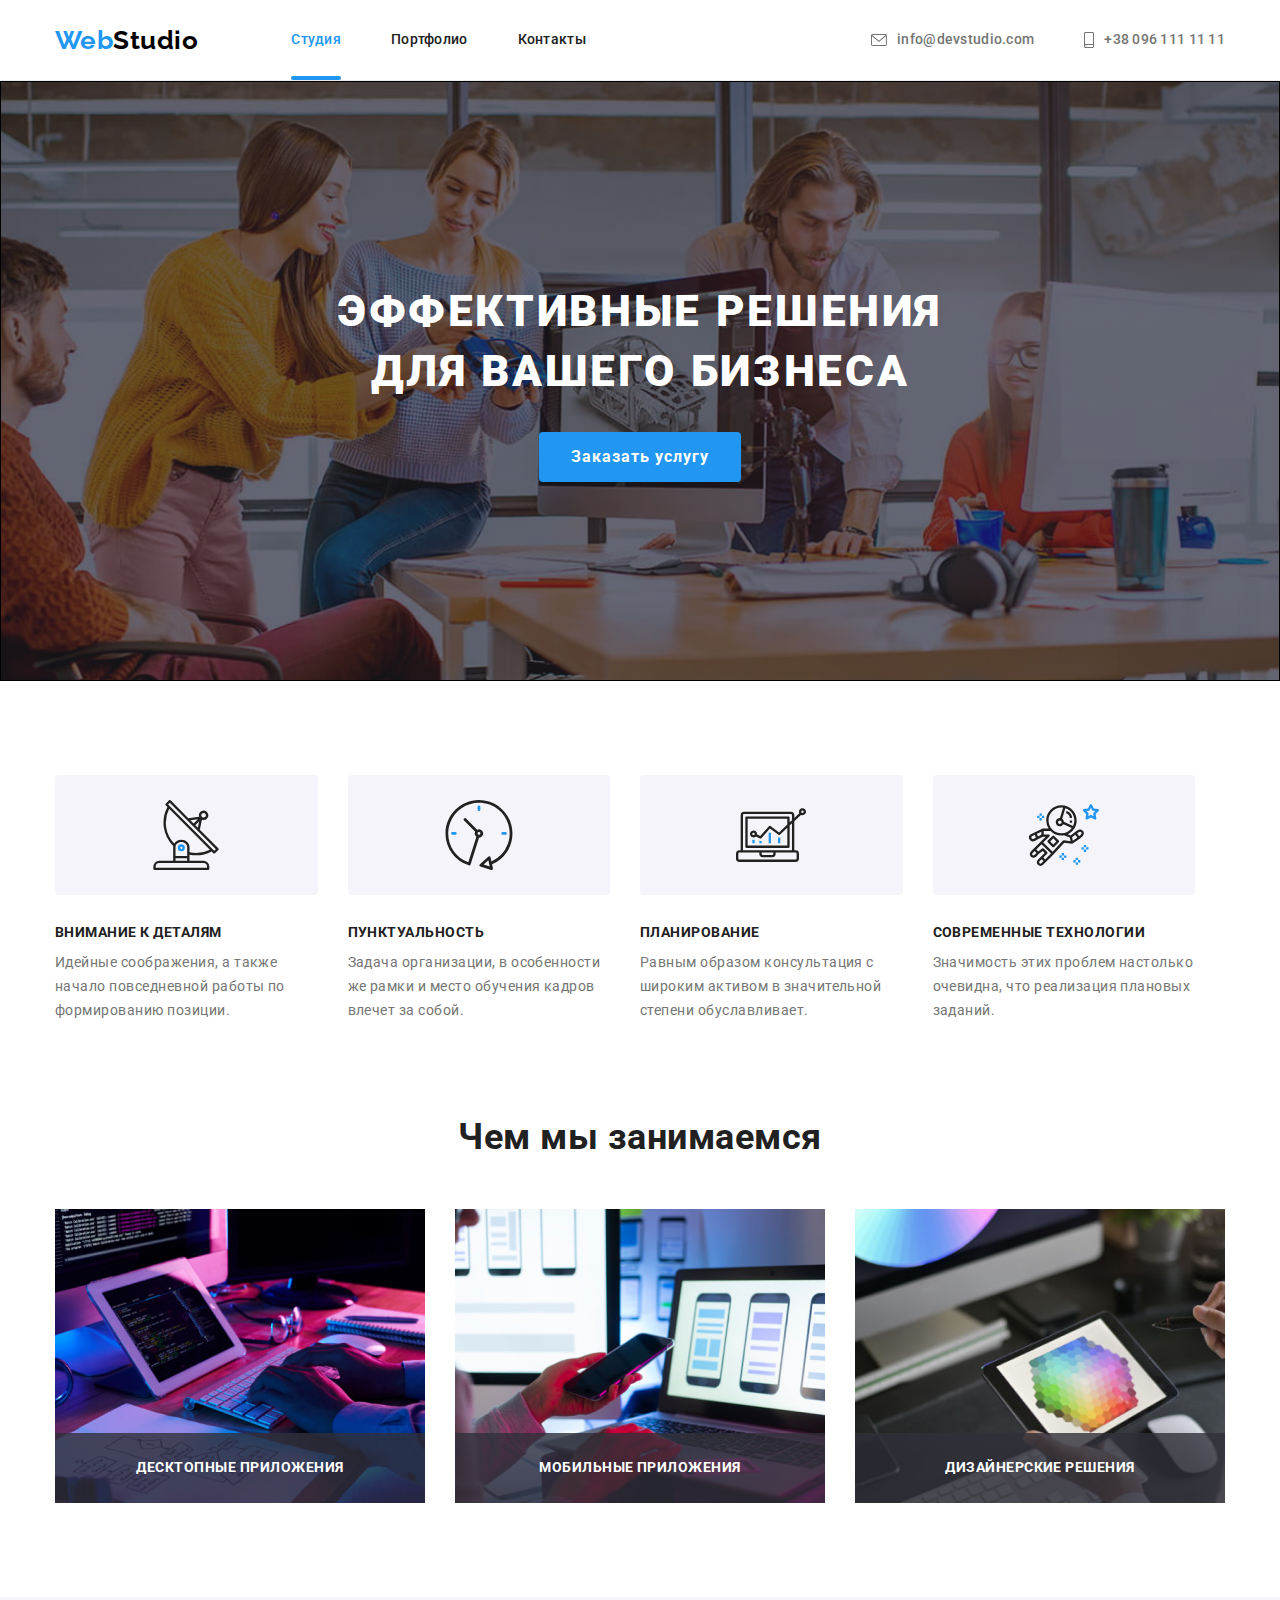
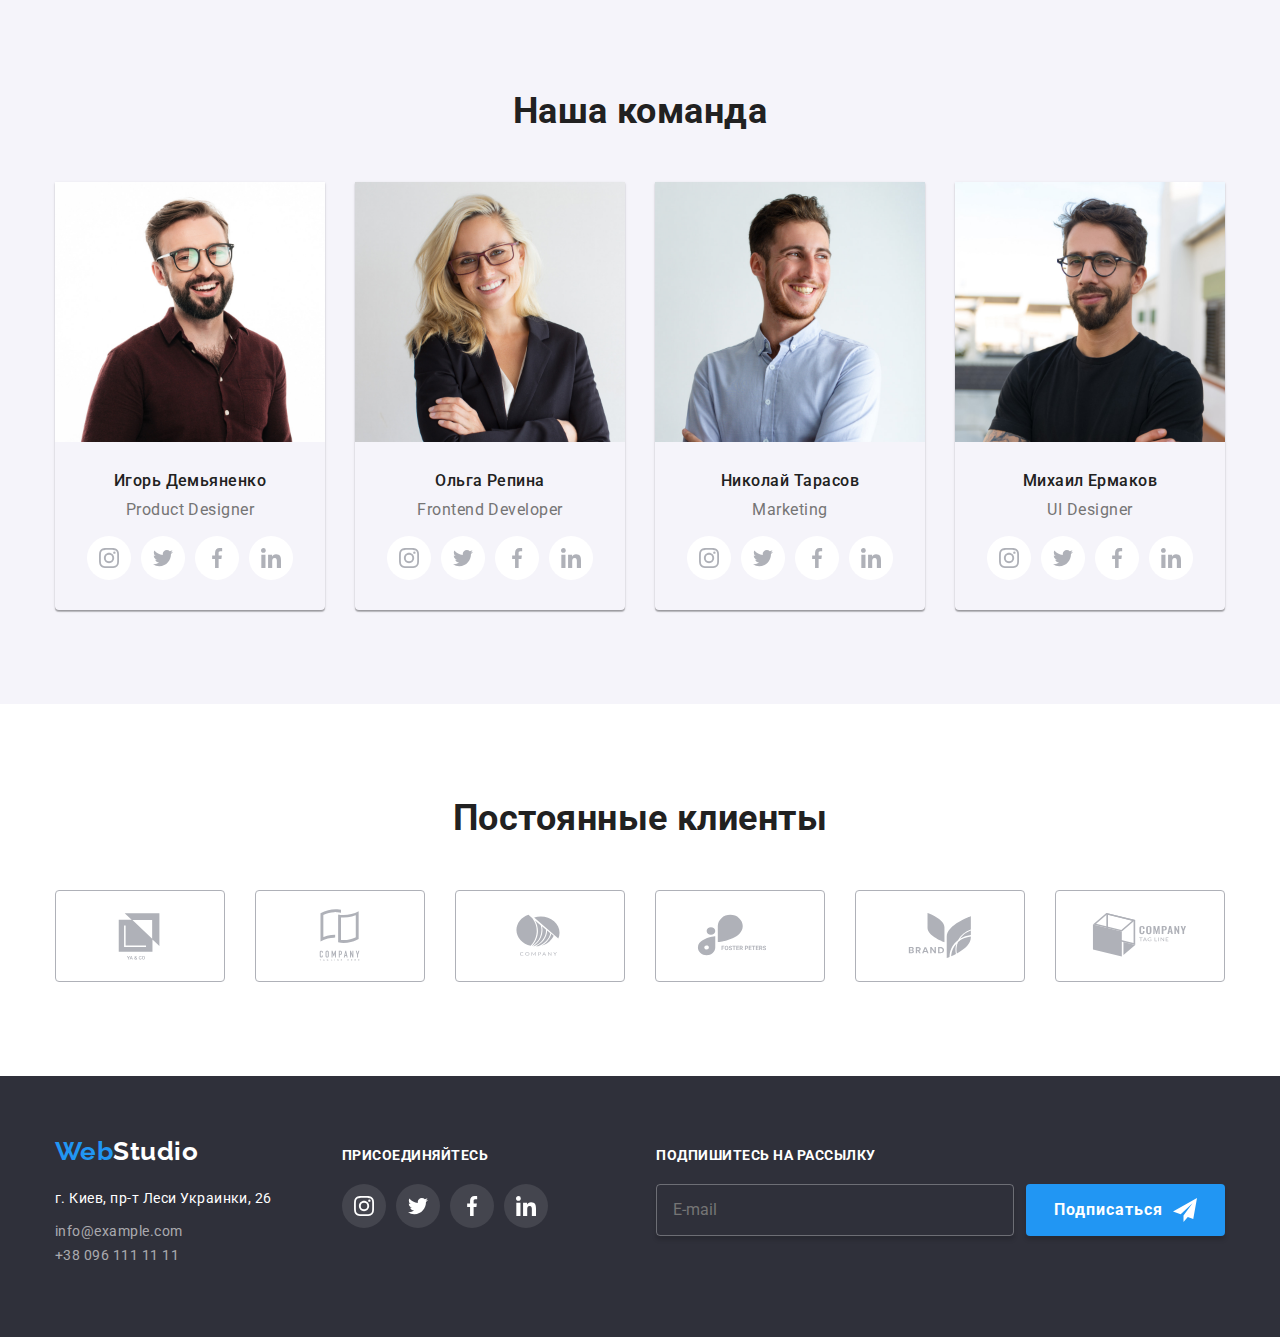
<file: index.html>
<!DOCTYPE html>
<html lang="ru">
  <head>
    <meta charset="UTF-8" />
    <meta http-equiv="X-UA-Compatible" content="IE=edge" />
    <meta name="viewport" content="width=device-width, initial-scale=1.0" />
    <title>Студия</title>
    <!-- Fonts -->
    <link rel="preconnect" href="https://fonts.googleapis.com" />
    <link rel="preconnect" href="https://fonts.gstatic.com" crossorigin />
    <link
      href="https://fonts.googleapis.com/css2?family=Raleway:wght@700&family=Roboto:wght@400;500;700;900&display=swap"
      rel="stylesheet"
    />
    <!-- Styles -->
    <link
      rel="stylesheet"
      href="https://cdnjs.cloudflare.com/ajax/libs/modern-normalize/1.0.0/modern-normalize.min.css"
    />
    <!-- <link rel="stylesheet" href="./css/styles.css" /> -->
    <link rel="stylesheet" href="./css/main.min.css" />
  </head>
  <body>
    <header class="header">
      <div class="container header__container">
        <a class="logo header__logo" href="./index.html"
          >Web<span class="logo__text logo__text--black">Studio</span></a
        >
        <nav class="nav">
          <ul class="nav__list list">
            <li class="nav__item">
              <a class="nav__link nav__link--active" href="./index.html">Студия</a>
            </li>
            <li class="nav__item">
              <a class="nav__link" href="./portfolio.html">Портфолио</a>
            </li>
            <li class="nav__item">
              <a class="nav__link" href="">Контакты</a>
            </li>
          </ul>
        </nav>
        <ul class="contacts list">
          <li class="contacts__item">
            <a class="contacts__link" href="mailto:info@devstudio.com">
              <svg class="contacs__icon" width="16" height="12">
                <use href="./images/icons.svg#icon-envelope"></use>
              </svg>
              info@devstudio.com</a
            >
          </li>
          <li class="contacts__item">
            <a class="contacts__link" href="tel:+380961111111">
              <svg class="contacs__icon" width="10" height="16">
                <use href="./images/icons.svg#icon-smartphone"></use>
              </svg>
              +38 096 111 11 11</a
            >
          </li>
        </ul>
      </div>
    </header>
    <main>
      <section class="hero overlay">
        <div class="container">
          <h1 class="hero__title">Эффективные решения для вашего бизнеса</h1>
          <button class="hero__button" type="button" data-modal-open>Заказать услугу</button>
          <div class="backdrop is-hidden" data-modal>
            <div class="modal backdrop__modal">
              <button class="modal__btn" data-modal-close>
                <svg class="modal__close-icon" width="12" height="12">
                  <use href="./images/icons.svg#icon-close"></use>
                </svg>
              </button>
              <b class="modal__header">Оставьте свои данные, мы вам перезвоним</b>
              <form class="form">
                <label class="form__label">
                  <span class="form__field-name">Имя</span>
                  <input class="form__input" type="text" name="client-name" />
                  <svg class="form__icon" width="18" height="18">
                    <use href="./images/icons.svg#icon-person"></use>
                  </svg>
                </label>
                <label class="form__label">
                  <span class="form__field-name">Телефон</span>
                  <input class="form__input" type="tel" name="client-phone" />
                  <svg class="form__icon" width="18" height="18">
                    <use href="./images/icons.svg#icon-phone"></use>
                  </svg>
                </label>
                <label class="form__label">
                  <span class="form__field-name">Почта</span>
                  <input class="form__input" type="email" name="client-email" />
                  <svg class="form__icon" width="18" height="18">
                    <use href="./images/icons.svg#icon-email"></use>
                  </svg>
                </label>
                <label class="form__textarea-label">
                  <span class="form__field-name">Комментарий</span>
                  <textarea
                    class="form__textarea"
                    name="comment"
                    rows="5"
                    placeholder="Введите текст"
                  ></textarea>
                </label>
                <label class="form__agreement">
                  <input class="form__checkbox visually-hidden" type="checkbox" name="agrement" />
                  <span class="form__custom-checkbox">
                    <!-- <svg class="checkbox-svg" width="16" height="15">
                        <use href="./images/icons.svg#icon-check"></use>
                    </svg>  -->
                  </span>
                  <span class="form__text-agreement"
                    >Соглашаюсь с рассылкой и принимаю
                    <a class="form__link-agreement" href="">Условия договора</a></span
                  >
                </label>
                <button class="form__btn-submit" type="submit">Отправить</button>
              </form>
            </div>
          </div>
        </div>
        <!-- </div> -->
      </section>
      <section class="features">
        <div class="container">
          <h2 class="visually-hidden">Наши преимущества</h2>
          <ul class="features__list list">
            <li class="features__item">
              <div class="features__icon">
                <svg width="70" height="70">
                  <use href="./images/icons.svg#icon-antenna"></use>
                </svg>
              </div>
              <h3 class="features__title">Внимание к деталям</h3>
              <p class="features__text">
                Идейные соображения, а также начало повседневной работы по формированию позиции.
              </p>
            </li>
            <li class="features__item">
              <div class="features__icon">
                <svg width="70" height="70">
                  <use href="./images/icons.svg#icon-clock"></use>
                </svg>
              </div>
              <h3 class="features__title">Пунктуальность</h3>
              <p class="features__text">
                Задача организации, в особенности же рамки и место обучения кадров влечет за собой.
              </p>
            </li>
            <li class="features__item">
              <div class="features__icon">
                <svg width="70" height="70">
                  <use href="./images/icons.svg#icon-diagram"></use>
                </svg>
              </div>
              <h3 class="features__title">Планирование</h3>
              <p class="features__text">
                Равным образом консультация с широким активом в значительной степени обуславливает.
              </p>
            </li>
            <li class="features__item">
              <div class="features__icon">
                <svg width="70" height="70">
                  <use href="./images/icons.svg#icon-astronaut"></use>
                </svg>
              </div>
              <h3 class="features__title">Современные технологии</h3>
              <p class="features__text">
                Значимость этих проблем настолько очевидна, что реализация плановых заданий.
              </p>
            </li>
          </ul>
        </div>
      </section>
      <section class="examples">
        <div class="container">
          <h2 class="section__title">Чем мы занимаемся</h2>
          <ul class="examples__list examples-list list">
            <li class="examples__item examples-item">
              <img
                src="./images/our-tasks1.jpg"
                alt="пример нашей работы"
                width="370"
                height="294"
              />
              <p class="examples__text-overlay">Десктопные приложения</p>
            </li>
            <li class="examples__item">
              <img
                src="./images/our-tasks2.jpg"
                alt="пример нашей работы"
                width="370"
                height="294"
              />
              <p class="examples__text-overlay">Мобильные приложения</p>
            </li>
            <li class="examples__item">
              <img
                src="./images/our-tasks3.jpg"
                alt="пример нашей работы"
                width="370"
                height="294"
              />
              <p class="examples__text-overlay">Дизайнерские решения</p>
            </li>
          </ul>
        </div>
      </section>
      <section class="team">
        <div class="container">
          <h2 class="section__title">Наша команда</h2>
          <ul class="team__list list">
            <li class="team__item">
              <img
                class="pic-pers"
                src="./images/pers1.jpg"
                alt="наш дизайнер"
                width="270"
                height="260"
              />
              <div class="team__description">
                <h3 class="team__person-name">Игорь Демьяненко</h3>
                <p class="team__position" lang="en">Product Designer</p>

                <ul class="list socials">
                  <li class="socials__item">
                    <a class="socials__link" href="" aria-label="Instagram">
                      <svg class="socials__icon" width="20" height="20">
                        <use href="./images/icons.svg#icon-instagram"></use>
                      </svg>
                    </a>
                  </li>
                  <li class="socials__item">
                    <a class="socials__link" href="" aria-label="Twitter">
                      <svg class="socials__icon" width="20" height="20">
                        <use href="./images/icons.svg#icon-twitter"></use>
                      </svg>
                    </a>
                  </li>
                  <li class="socials__item">
                    <a class="socials__link" href="" aria-label="Facebook">
                      <svg class="socials__icon" width="20" height="20">
                        <use href="./images/icons.svg#icon-facebook"></use>
                      </svg>
                    </a>
                  </li>
                  <li class="socials__item">
                    <a class="socials__link" href="" aria-label="LinkedIn">
                      <svg class="socials__icon" width="20" height="20">
                        <use href="./images/icons.svg#icon-linkedin"></use>
                      </svg>
                    </a>
                  </li>
                </ul>
              </div>
            </li>
            <li class="team__item">
              <img
                class="pic-pers"
                src="./images/pers2.jpg"
                alt="наш фронтенд разработчик"
                width="270"
                height="260"
              />
              <div class="team__description">
                <h3 class="team__person-name">Ольга Репина</h3>
                <p class="team__position" lang="en">Frontend Developer</p>

                <ul class="list socials">
                  <li class="socials__item">
                    <a class="socials__link" href="" aria-label="Instagram">
                      <svg class="socials__icon" width="20" height="20">
                        <use href="./images/icons.svg#icon-instagram"></use>
                      </svg>
                    </a>
                  </li>
                  <li class="socials__item">
                    <a class="socials__link" href="" aria-label="Twitter">
                      <svg class="socials__icon" width="20" height="20">
                        <use href="./images/icons.svg#icon-twitter"></use>
                      </svg>
                    </a>
                  </li>
                  <li class="socials__item">
                    <a class="socials__link" href="" aria-label="Facebook">
                      <svg class="socials__icon" width="20" height="20">
                        <use href="./images/icons.svg#icon-facebook"></use>
                      </svg>
                    </a>
                  </li>
                  <li class="socials__item">
                    <a class="socials__link" href="" aria-label="LinkedIn">
                      <svg class="socials__icon" width="20" height="20">
                        <use href="./images/icons.svg#icon-linkedin"></use>
                      </svg>
                    </a>
                  </li>
                </ul>
              </div>
            </li>
            <li class="team__item">
              <img
                class="pic-pers"
                src="./images/pers3.jpg"
                alt="наш маркетолог"
                width="270"
                height="260"
              />
              <div class="team__description">
                <h3 class="team__person-name">Николай Тарасов</h3>
                <p class="team__position" lang="en">Marketing</p>

                <ul class="list socials">
                  <li class="socials__item">
                    <a class="socials__link" href="" aria-label="Instagram">
                      <svg class="socials__icon" width="20" height="20">
                        <use href="./images/icons.svg#icon-instagram"></use>
                      </svg>
                    </a>
                  </li>
                  <li class="socials__item">
                    <a class="socials__link" href="" aria-label="Twitter">
                      <svg class="socials__icon" width="20" height="20">
                        <use href="./images/icons.svg#icon-twitter"></use>
                      </svg>
                    </a>
                  </li>
                  <li class="socials__item">
                    <a class="socials__link" href="" aria-label="Facebook">
                      <svg class="socials__icon" width="20" height="20">
                        <use href="./images/icons.svg#icon-facebook"></use>
                      </svg>
                    </a>
                  </li>
                  <li class="socials__item">
                    <a class="socials__link" href="" aria-label="LinkedIn">
                      <svg class="socials__icon" width="20" height="20">
                        <use href="./images/icons.svg#icon-linkedin"></use>
                      </svg>
                    </a>
                  </li>
                </ul>
              </div>
            </li>
            <li class="team__item">
              <img
                class="pic-pers"
                src="./images/pers4.jpg"
                alt="наш дизайнер"
                width="270"
                height="260"
              />
              <div class="team__description">
                <h3 class="team__person-name">Михаил Ермаков</h3>
                <p class="team__position" lang="en">UI Designer</p>
                <ul class="list socials">
                  <li class="socials__item">
                    <a class="socials__link" href="" aria-label="Instagram">
                      <svg class="socials__icon" width="20" height="20">
                        <use href="./images/icons.svg#icon-instagram"></use>
                      </svg>
                    </a>
                  </li>
                  <li class="socials__item">
                    <a class="socials__link" href="" aria-label="Twitter">
                      <svg class="socials__icon" width="20" height="20">
                        <use href="./images/icons.svg#icon-twitter"></use>
                      </svg>
                    </a>
                  </li>
                  <li class="socials__item">
                    <a class="socials__link" href="" aria-label="Facebook">
                      <svg class="socials__icon" width="20" height="20">
                        <use href="./images/icons.svg#icon-facebook"></use>
                      </svg>
                    </a>
                  </li>
                  <li class="socials__item">
                    <a class="socials__link" href="" aria-label="LinkedIn">
                      <svg class="socials__icon" width="20" height="20">
                        <use href="./images/icons.svg#icon-linkedin"></use>
                      </svg>
                    </a>
                  </li>
                </ul>
              </div>
            </li>
          </ul>
        </div>
      </section>
      <section class="clients">
        <div class="container">
          <h2 class="section__title">Постоянные клиенты</h2>
          <ul class="list clients__list">
            <li class="clients__item">
              <a class="clients__link" href="" aria-label="Logo1">
                <svg class="clients__icon" width="106" height="60">
                  <use href="./images/icons.svg#icon-logo1"></use>
                </svg>
              </a>
            </li>
            <li class="clients__item">
              <a class="clients__link" href="" aria-label="Logo2">
                <svg class="clients__icon" width="106" height="60">
                  <use href="./images/icons.svg#icon-logo2"></use>
                </svg>
              </a>
            </li>
            <li class="clients__item">
              <a class="clients__link" href="" aria-label="Logo3">
                <svg class="clients__icon" width="106" height="60">
                  <use href="./images/icons.svg#icon-logo3"></use>
                </svg>
              </a>
            </li>
            <li class="clients__item">
              <a class="clients__link" href="" aria-label="Logo4">
                <svg class="clients__icon" width="106" height="60">
                  <use href="./images/icons.svg#icon-logo4"></use>
                </svg>
              </a>
            </li>
            <li class="clients__item">
              <a class="clients__link" href="" aria-label="Logo5">
                <svg class="clients__icon" width="106" height="60">
                  <use href="./images/icons.svg#icon-logo5"></use>
                </svg>
              </a>
            </li>
            <li class="clients__item">
              <a class="clients__link" href="" aria-label="Logo6">
                <svg class="clients__icon" width="106" height="60">
                  <use href="./images/icons.svg#icon-logo6"></use>
                </svg>
              </a>
            </li>
          </ul>
        </div>
      </section>
    </main>
    <footer class="footer">
      <div class="container footer__container">
        <div class="footer__item">
          <a class="logo footer__logo" href="./index.html"
            >Web<span class="logo__text logo__text--white">Studio</span></a
          >
          <address>
            <p class="adress">г. Киев, пр-т Леси Украинки, 26</p>
            <ul class="list">
              <li class="adress__item">
                <a class="adress__link" href="mailto:info@example.com">info@example.com</a>
              </li>
              <li class="adress__item">
                <a class="adress__link" href="tel:+380961111111">+38 096 111 11 11</a>
              </li>
            </ul>
          </address>
        </div>
        <div class="footer__item">
          <p class="footer__join">Присоединяйтесь</p>
          <ul class="list socials">
            <li class="socials__item">
              <a class="socials__link socials__link--dark" href="" aria-label="Instagram">
                <svg class="socials__icon" width="20" height="20">
                  <use href="./images/icons.svg#icon-instagram"></use>
                </svg>
              </a>
            </li>
            <li class="socials__item">
              <a class="socials__link socials__link--dark" href="" aria-label="Twitter">
                <svg class="socials__icon" width="20" height="20">
                  <use href="./images/icons.svg#icon-twitter"></use>
                </svg>
              </a>
            </li>
            <li class="socials__item">
              <a class="socials__link socials__link--dark" href="" aria-label="Facebook">
                <svg class="socials__icon" width="20" height="20">
                  <use href="./images/icons.svg#icon-facebook"></use>
                </svg>
              </a>
            </li>
            <li class="socials__item">
              <a class="socials__link socials__link--dark" href="" aria-label="LinkedIn">
                <svg class="socials__icon" width="20" height="20">
                  <use href="./images/icons.svg#icon-linkedin"></use>
                </svg>
              </a>
            </li>
          </ul>
        </div>
        <div class="footer__item">
          <p class="footer__join">Подпишитесь на рассылку</p>
          <form class="form-sign-up">
            <label class="form-sign-up__label">
              <input
                class="form-sign-up__input"
                type="email"
                name="user-email"
                placeholder="E-mail"
              />
            </label>
            <button class="form-sign-up__btn" type="submit">
              <span class="form-sign-up__btn-name">Подписаться</span>
              <svg class="form-sign-up__icon" width="24" height="24">
                <use href="./images/icons.svg#icon-sendmail"></use>
              </svg>
            </button>
          </form>
        </div>
      </div>
    </footer>
    <script src="./js/modal.js"></script>
  </body>
</html>
</file>
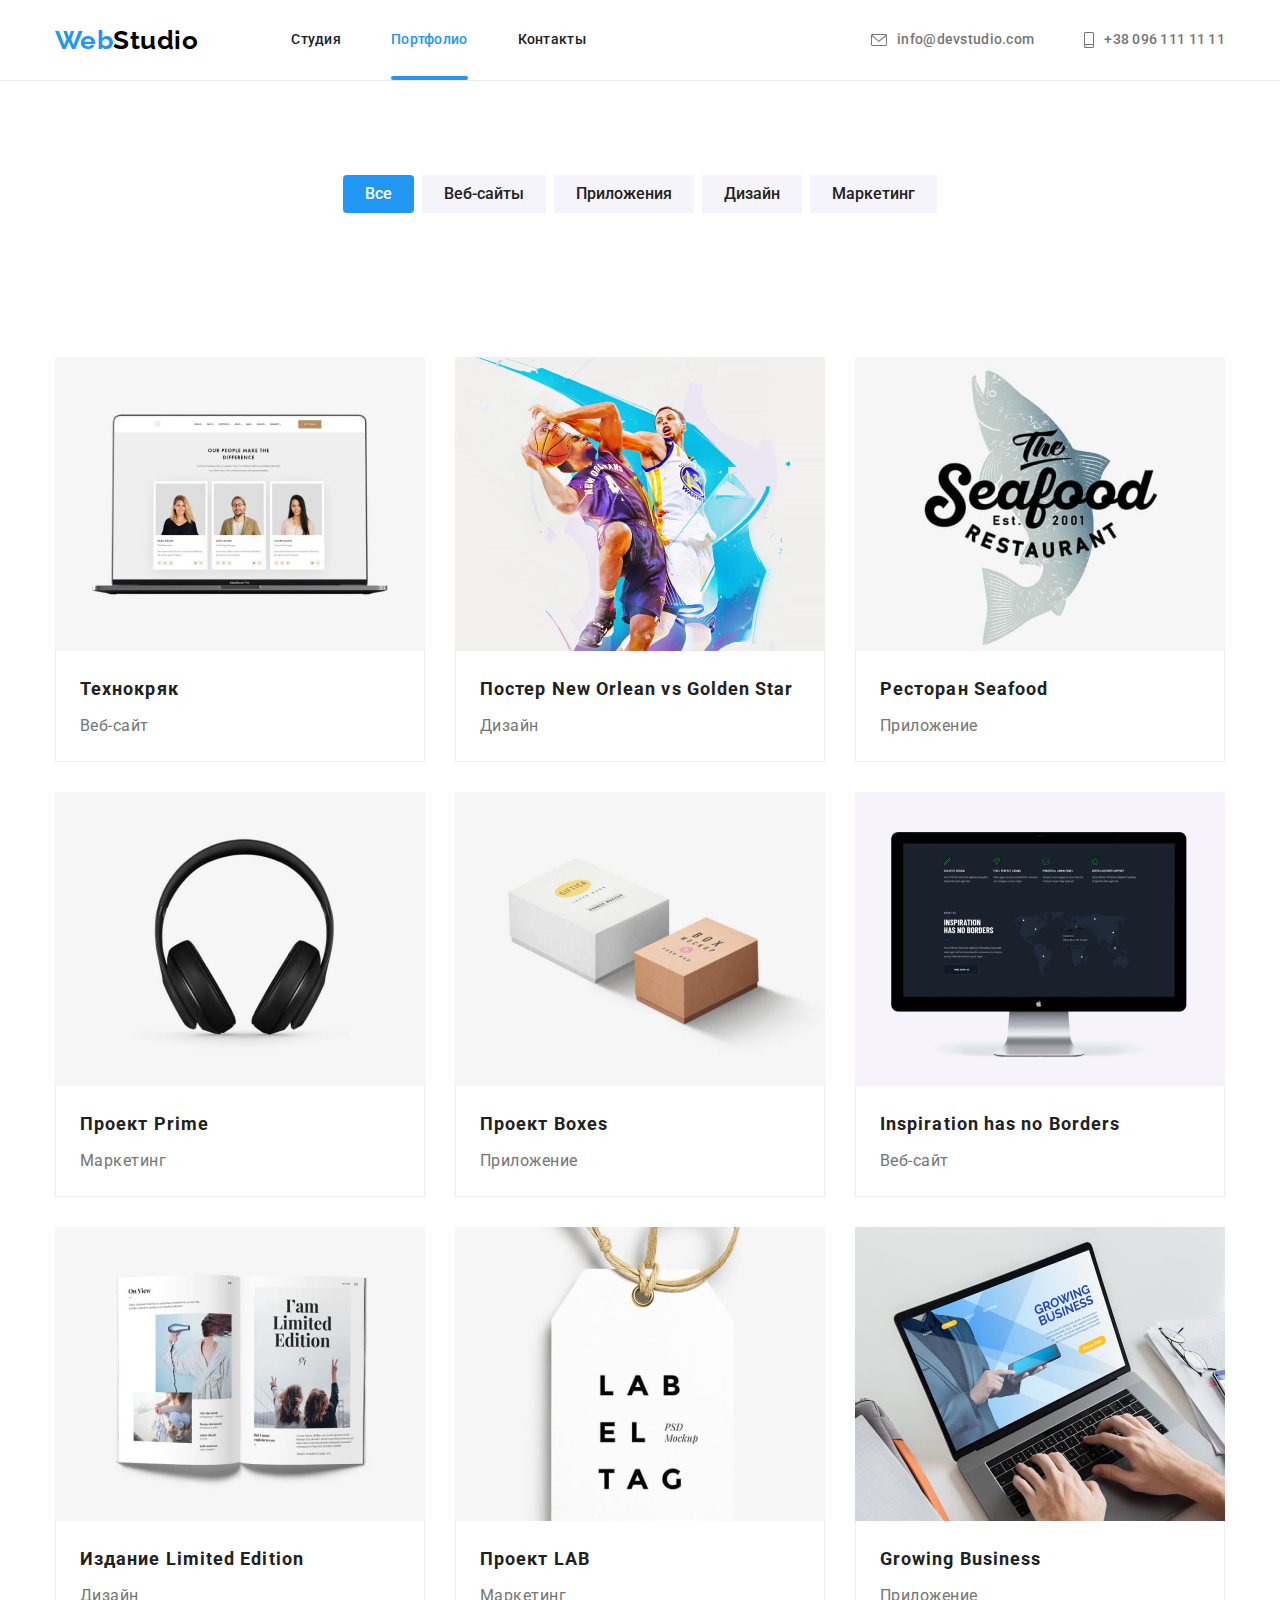
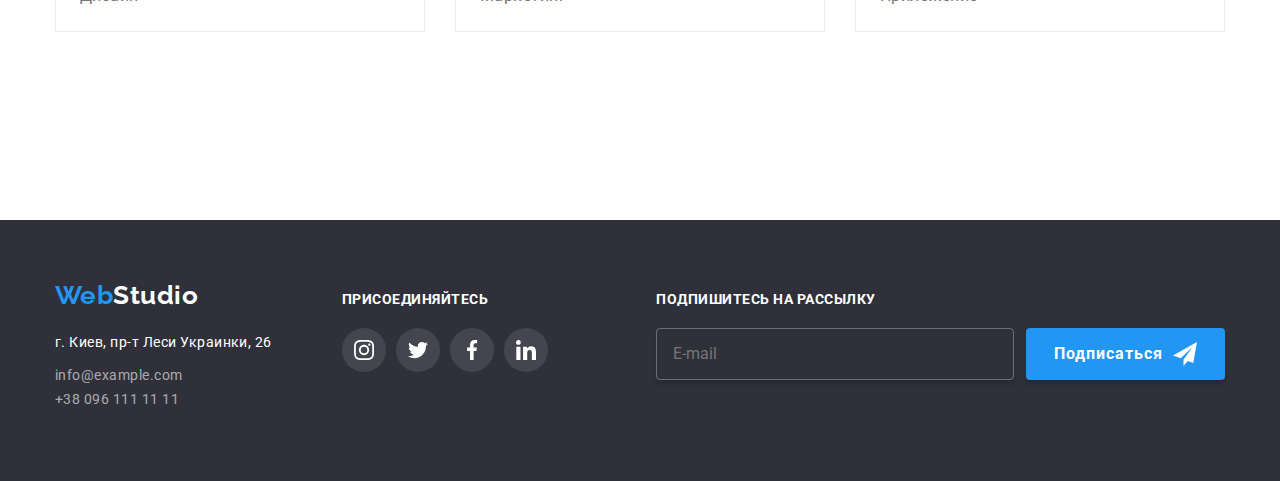
<file: portfolio.html>
<!DOCTYPE html>
<html lang="ru">
  <head>
    <meta charset="UTF-8" />
    <meta http-equiv="X-UA-Compatible" content="IE=edge" />
    <meta name="viewport" content="width=device-width, initial-scale=1.0" />
    <title>Портфолио</title>
    <link rel="preconnect" href="https://fonts.googleapis.com" />
    <link rel="preconnect" href="https://fonts.gstatic.com" crossorigin />
    <link
      href="https://fonts.googleapis.com/css2?family=Raleway:wght@700&family=Roboto:wght@400;500;700;900&display=swap"
      rel="stylesheet"
    />
    <!-- Styles -->
    <link
      rel="stylesheet"
      href="https://cdnjs.cloudflare.com/ajax/libs/modern-normalize/1.0.0/modern-normalize.min.css"
    />
    <!-- <link rel="stylesheet" href="./css/styles.css" /> -->
    <link rel="stylesheet" href="./css/main.min.css" />
  </head>
  <body>
    <header class="header">
      <div class="container header__container">
        <a class="logo header__logo" href="./index.html"
          >Web<span class="logo__text logo__text--black">Studio</span></a
        >
        <nav class="nav">
          <ul class="nav__list list">
            <li class="nav__item">
              <a class="nav__link" href="./index.html">Студия</a>
            </li>
            <li class="nav__item">
              <a class="nav__link nav__link--active" href="./portfolio.html">Портфолио</a>
            </li>
            <li class="nav__item">
              <a class="nav__link" href="">Контакты</a>
            </li>
          </ul>
        </nav>
        <ul class="contacts list">
          <li class="contacts__item">
            <a class="contacts__link" href="mailto:info@devstudio.com">
              <svg class="contacs__icon" width="16" height="12">
                <use href="./images/icons.svg#icon-envelope"></use>
              </svg>
              info@devstudio.com</a
            >
          </li>
          <li class="contacts__item">
            <a class="contacts__link" href="tel:+380961111111">
              <svg class="contacs__icon" width="10" height="16">
                <use href="./images/icons.svg#icon-smartphone"></use>
              </svg>
              +38 096 111 11 11</a
            >
          </li>
        </ul>
      </div>
    </header>
    <main>
      <section class="portfolio">
        <div class="container">
          <h1 class="visually-hidden">Портфолио</h1>
          <ul class="list filter">
            <li class="filter__item">
              <button class="filter__button filter__button--active" type="button">Все</button>
            </li>
            <li class="filter__item">
              <button class="filter__button" type="button">Веб-сайты</button>
            </li>
            <li class="filter__item">
              <button class="filter__button" type="button">Приложения</button>
            </li>
            <li class="filter__item">
              <button class="filter__button" type="button">Дизайн</button>
            </li>
            <li class="filter__item">
              <button class="filter__button" type="button">Маркетинг</button>
            </li>
          </ul>
          <ul class="list portfolio">
            <li class="portfolio__item">
              <a class="portfolio__link" href="">
                <div class="slider">
                  <p class="slider__text">
                    Ресурс предлагает комплексные предложения с разным уровнем функционала и
                    сервисов. Все это позволит посетителю получить исчерпывающие сведения о компании
                    или частном лице
                  </p>
                  <img
                    class="portfolio__photo"
                    src="./images/portfolio/portfolio1.jpg"
                    alt="примеры работ Технокряк"
                    width="370"
                    height="294"
                  />
                </div>
                <div class="portfolio__textbox">
                  <h2 class="portfolio__title">Технокряк</h2>
                  <p class="portfolio__description">Веб-сайт</p>
                </div>
              </a>
            </li>
            <li class="portfolio__item">
              <a class="portfolio__link" href="">
                <div class="slider">
                  <p class="slider__text">
                    Ресурс предлагает комплексные предложения с разным уровнем функционала и
                    сервисов. Все это позволит посетителю получить исчерпывающие сведения о компании
                    или частном лице
                  </p>
                  <img
                    class="portfolio__photo"
                    src="./images/portfolio/portfolio2.jpg"
                    alt="примеры работ Постер New Orlean vs Golden Star"
                    width="370"
                    height="294"
                  />
                </div>
                <div class="portfolio__textbox">
                  <h2 class="portfolio__title">
                    Постер <span lang="en">New Orlean vs Golden Star</span>
                  </h2>
                  <p class="portfolio__description">Дизайн</p>
                </div>
              </a>
            </li>
            <li class="portfolio__item">
              <a class="portfolio__link" href="">
                <div class="slider">
                  <p class="slider__text">
                    Ресурс предлагает комплексные предложения с разным уровнем функционала и
                    сервисов. Все это позволит посетителю получить исчерпывающие сведения о компании
                    или частном лице
                  </p>
                  <img
                    class="portfolio__photo"
                    src="./images/portfolio/portfolio3.jpg"
                    alt="примеры работ Ресторан Seafood"
                    width="370"
                    height="294"
                  />
                </div>
                <div class="portfolio__textbox">
                  <h2 class="portfolio__title">Ресторан <span lang="en">Seafood</span></h2>
                  <p class="portfolio__description">Приложение</p>
                </div>
              </a>
            </li>
            <li class="portfolio__item">
              <a class="portfolio__link" href="">
                <div class="slider">
                  <p class="slider__text">
                    Ресурс предлагает комплексные предложения с разным уровнем функционала и
                    сервисов. Все это позволит посетителю получить исчерпывающие сведения о компании
                    или частном лице
                  </p>
                  <img
                    class="portfolio__photo"
                    src="./images/portfolio/portfolio4.jpg"
                    alt="примеры работ Проект Prime"
                    width="370"
                    height="294"
                  />
                </div>
                <div class="portfolio__textbox">
                  <h2 class="portfolio__title">Проект <span lang="en">Prime</span></h2>
                  <p class="portfolio__description">Маркетинг</p>
                </div>
              </a>
            </li>
            <li class="portfolio__item">
              <a class="portfolio__link" href="">
                <div class="slider">
                  <p class="slider__text">
                    Ресурс предлагает комплексные предложения с разным уровнем функционала и
                    сервисов. Все это позволит посетителю получить исчерпывающие сведения о компании
                    или частном лице
                  </p>
                  <img
                    class="portfolio__photo"
                    src="./images/portfolio/portfolio5.jpg"
                    alt="примеры работ Проект Boxes"
                    width="370"
                    height="294"
                  />
                </div>
                <div class="portfolio__textbox">
                  <h2 class="portfolio__title">Проект <span lang="en">Boxes</span></h2>
                  <p class="portfolio__description">Приложение</p>
                </div>
              </a>
            </li>
            <li class="portfolio__item">
              <a class="portfolio__link" href="">
                <div class="slider">
                  <p class="slider__text">
                    Ресурс предлагает комплексные предложения с разным уровнем функционала и
                    сервисов. Все это позволит посетителю получить исчерпывающие сведения о компании
                    или частном лице
                  </p>
                  <img
                    class="portfolio__photo"
                    src="./images/portfolio/portfolio6.jpg"
                    alt="примеры работ Inspiration has no Borders"
                    width="370"
                    height="294"
                  />
                </div>
                <div class="portfolio__textbox">
                  <h2 lang="en" class="portfolio__title">Inspiration has no Borders</h2>
                  <p class="portfolio__description">Веб-сайт</p>
                </div>
              </a>
            </li>
            <li class="portfolio__item">
              <a class="portfolio__link" href="">
                <div class="slider">
                  <p class="slider__text">
                    Ресурс предлагает комплексные предложения с разным уровнем функционала и
                    сервисов. Все это позволит посетителю получить исчерпывающие сведения о компании
                    или частном лице
                  </p>
                  <img
                    class="portfolio__photo"
                    src="./images/portfolio/portfolio7.jpg"
                    alt="примеры работ Издание Limited Edition"
                    width="370"
                    height="294"
                  />
                </div>
                <div class="portfolio__textbox">
                  <h2 class="portfolio__title">Издание <span lang="en">Limited Edition</span></h2>
                  <p class="portfolio__description">Дизайн</p>
                </div>
              </a>
            </li>
            <li class="portfolio__item">
              <a class="portfolio__link" href="">
                <div class="slider">
                  <p class="slider__text">
                    Ресурс предлагает комплексные предложения с разным уровнем функционала и
                    сервисов. Все это позволит посетителю получить исчерпывающие сведения о компании
                    или частном лице
                  </p>
                  <img
                    class="portfolio__photo"
                    src="./images/portfolio/portfolio8.jpg"
                    alt="примеры работ Проект LAB"
                    width="370"
                    height="294"
                  />
                </div>
                <div class="portfolio__textbox">
                  <h2 class="portfolio__title">Проект <span lang="en">LAB</span></h2>
                  <p class="portfolio__description">Маркетинг</p>
                </div>
              </a>
            </li>
            <li class="portfolio__item">
              <a class="portfolio__link" href="">
                <div class="slider">
                  <p class="slider__text">
                    Ресурс предлагает комплексные предложения с разным уровнем функционала и
                    сервисов. Все это позволит посетителю получить исчерпывающие сведения о компании
                    или частном лице
                  </p>
                  <img
                    class="portfolio__photo"
                    src="./images/portfolio/portfolio9.jpg"
                    alt="примеры работ Growing Business"
                    width="370"
                    height="294"
                  />
                </div>
                <div class="portfolio__textbox">
                  <h2 lang="en" class="portfolio__title">Growing Business</h2>
                  <p class="portfolio__description">Приложение</p>
                </div>
              </a>
            </li>
          </ul>
        </div>
      </section>
    </main>
    <footer class="footer">
      <div class="container footer__container">
        <div class="footer__item">
          <a class="logo footer__logo" href="./index.html"
            >Web<span class="logo__text logo__text--white">Studio</span></a
          >
          <address>
            <p class="adress">г. Киев, пр-т Леси Украинки, 26</p>
            <ul class="list">
              <li class="adress__item">
                <a class="adress__link" href="mailto:info@example.com">info@example.com</a>
              </li>
              <li class="adress__item">
                <a class="adress__link" href="tel:+380961111111">+38 096 111 11 11</a>
              </li>
            </ul>
          </address>
        </div>
        <div class="footer__item">
          <p class="footer__join">Присоединяйтесь</p>
          <ul class="list socials">
            <li class="socials__item">
              <a class="socials__link socials__link--dark" href="" aria-label="Instagram">
                <svg class="socials__icon" width="20" height="20">
                  <use href="./images/icons.svg#icon-instagram"></use>
                </svg>
              </a>
            </li>
            <li class="socials__item">
              <a class="socials__link socials__link--dark" href="" aria-label="Twitter">
                <svg class="socials__icon" width="20" height="20">
                  <use href="./images/icons.svg#icon-twitter"></use>
                </svg>
              </a>
            </li>
            <li class="socials__item">
              <a class="socials__link socials__link--dark" href="" aria-label="Facebook">
                <svg class="socials__icon" width="20" height="20">
                  <use href="./images/icons.svg#icon-facebook"></use>
                </svg>
              </a>
            </li>
            <li class="socials__item">
              <a class="socials__link socials__link--dark" href="" aria-label="LinkedIn">
                <svg class="socials__icon" width="20" height="20">
                  <use href="./images/icons.svg#icon-linkedin"></use>
                </svg>
              </a>
            </li>
          </ul>
        </div>
        <div class="footer__item">
          <p class="footer__join">Подпишитесь на рассылку</p>
          <form class="form-sign-up">
            <label class="form-sign-up__label">
              <input
                class="form-sign-up__input"
                type="email"
                name="user-email"
                placeholder="E-mail"
              />
            </label>
            <button class="form-sign-up__btn" type="submit">
              <span class="form-sign-up__btn-name">Подписаться</span>
              <svg class="form-sign-up__icon" width="24" height="24">
                <use href="./images/icons.svg#icon-sendmail"></use>
              </svg>
            </button>
          </form>
        </div>
      </div>
    </footer>
  </body>
</html>
</file>
<file: css/main.min.css>
:root{--accent-color: #2196F3;--first-color-text: #757575;--secondary-color-text: #000000;--third-color-text: #212121;--forth-color-text: rgba(255, 255, 255, 0.6);--fifth-color-text: #FFFFFF;--background-color: #2F303A;--secondary-bg-color: #F5F4FA;--shadow-color-first: rgba(0, 0, 0, 0.12);--gradient-color: rgba(47, 48, 58, 0.4);--animation-type: 250ms cubic-bezier(0.4, 0, 0.2, 1);--main-font: 'Roboto',  sans-serif;--logo-font: 'Raleway', sans-serif}body{font-family:var(--main-font);color:var(--first-color-text);letter-spacing:0.03em}.container{width:1200px;margin-left:auto;margin-right:auto;padding-left:15px;padding-right:15px}.section__title{margin-bottom:50px;color:var(--third-color-text);font-size:36px;line-height:1.16;text-align:center}h1,h2,h3,p,article,ul{margin:0;padding:0}img{display:block;max-width:100%;height:auto}button{cursor:pointer}.list{list-style:none}.visually-hidden{position:absolute;width:1px;height:1px;margin:-1px;border:0;padding:0;white-space:nowrap;-webkit-clip-path:inset(100%);clip-path:inset(100%);clip:rect(0 0 0 0);overflow:hidden}.header{border-bottom:1px solid #ececec}.header__logo{margin-right:93px}.header__container{display:-webkit-box;display:-ms-flexbox;display:flex;-webkit-box-align:center;-ms-flex-align:center;align-items:center}.logo{color:var(--accent-color);font-family:var(--logo-font);font-weight:700;font-size:26px;line-height:1.19;text-decoration:none}.logo__text--black{color:var(--secondary-color-text)}.logo__text--white{color:var(--fifth-color-text)}.nav__list{display:-webkit-box;display:-ms-flexbox;display:flex;-webkit-box-align:center;-ms-flex-align:center;align-items:center;font-weight:500;font-size:14px;line-height:1.14;letter-spacing:0.02em}.nav__item{margin-right:50px;position:relative}.nav__item:last-child{margin-right:0}.nav__link{display:block;padding-top:32px;padding-bottom:32px;color:var(--third-color-text);text-decoration:none;-webkit-transition:color 250ms cubic-bezier(0.4, 0, 0.2, 1);transition:color 250ms cubic-bezier(0.4, 0, 0.2, 1)}.nav__link:hover,.nav__link:focus{color:var(--accent-color)}.nav__link--active{color:var(--accent-color)}.nav__link--active::after{position:absolute;left:0;bottom:0;width:100%;height:4px;content:"";background-color:var(--accent-color);border-radius:2px}.contacts{display:-webkit-box;display:-ms-flexbox;display:flex;-webkit-box-align:center;-ms-flex-align:center;align-items:center;margin-left:auto;font-weight:500;font-size:14px;line-height:1.14;letter-spacing:0.02em}.contacts__item{margin-right:50px}.contacts__item:last-child{margin-right:0}.contacts__link{display:-webkit-box;display:-ms-flexbox;display:flex;-webkit-box-align:center;-ms-flex-align:center;align-items:center;padding-top:32px;padding-bottom:32px;margin-left:auto;color:currentColor;text-decoration:none;-webkit-transition:color var(--animation-type);transition:color var(--animation-type)}.contacts__link:hover,.contacts__link:focus{color:var(--accent-color)}.contacs__icon{fill:currentColor;margin-right:10px}.hero{padding-top:200px;padding-bottom:200px;text-align:center}.hero__title{width:696px;margin:0 auto 30px;color:var(--fifth-color-text);font-weight:900;font-size:44px;line-height:1.36;letter-spacing:0.06em;text-transform:uppercase}.hero__button{padding:10px 32px;color:var(--fifth-color-text);font-family:inherit;background-color:var(--accent-color);font-weight:700;font-size:16px;line-height:1.88;letter-spacing:0.06em;border-radius:4px;border:0;-webkit-transition:background-color var(--animation-type);transition:background-color var(--animation-type)}.hero__button:hover,.hero__button:focus{background-color:#188CE8}.overlay{max-width:1600px;height:600px;margin-left:auto;margin-right:auto;background-color:#C4C4C4;background-image:-webkit-gradient(linear, left top, left bottom, from(var(--gradient-color)), to(var(--gradient-color))),url("../images/hero.jpg");background-image:linear-gradient(var(--gradient-color), var(--gradient-color)),url("../images/hero.jpg");border:1px solid #000;background-repeat:no-repeat;background-size:cover;background-position:center}.backdrop{position:fixed;top:0;left:0;width:100%;height:100%;background-color:rgba(0,0,0,0.2);-webkit-transition:opacity var(--animation-type),visibility var(--animation-type);transition:opacity var(--animation-type),visibility var(--animation-type);z-index:10}.backdrop.is-hidden{opacity:0;pointer-events:none;visibility:hidden}.backdrop__modal{-webkit-transform:translate(-50%, -50%) scale(1);transform:translate(-50%, -50%) scale(1);opacity:1}.modal{position:absolute;top:50%;left:50%;-webkit-transform:translate(-50%, -50%);transform:translate(-50%, -50%);width:528px;height:581px;padding:40px;background-color:var(--fifth-color-text);border-radius:4px;-webkit-transition:opacity var(--animation-type),-webkit-transform var(--animation-type);transition:opacity var(--animation-type),-webkit-transform var(--animation-type);transition:opacity var(--animation-type),transform var(--animation-type);transition:opacity var(--animation-type),transform var(--animation-type),-webkit-transform var(--animation-type)}.backdrop.is-hidden .modal{-webkit-transform:translate(-50%, -50%) scale(0.9);transform:translate(-50%, -50%) scale(0.9);opacity:0}.modal__btn{position:absolute;top:8px;right:8px;padding:4px;outline:transparent;border-radius:50%;border:1px solid rgba(0,0,0,0.1);background-color:transparent}.modal__btn:hover,.modal__btn:focus{fill:var(--accent-color)}.modal__close-icon{display:-webkit-box;display:-ms-flexbox;display:flex;-webkit-box-align:center;-ms-flex-align:center;align-items:center;-webkit-box-pack:center;-ms-flex-pack:center;justify-content:center;-webkit-transition:fill var(--animation-type);transition:fill var(--animation-type)}.modal__header{display:block;margin-bottom:12px;font-size:20px;line-height:1.15;letter-spacing:0.03em;color:var(--third-color-text)}.form{text-align:center}.form__label{position:relative;display:block;margin-bottom:10px;text-align:left}.form__textarea-label{display:block;margin-bottom:20px;text-align:left}.form__field-name{display:block;margin-bottom:4px;font-size:12px;line-height:1.17;letter-spacing:0.01em;color:var(--first-color-text)}.form__input{padding-top:12px;padding-bottom:12px;padding-left:44px;width:100%;outline:transparent;border:1px solid rgba(33,33,33,0.2);border-radius:4px;-webkit-transition:border-color var(--animation-type);transition:border-color var(--animation-type)}.form__input:focus{border-color:var(--accent-color)}.form__textarea{display:block;padding:12px 16px;width:100%;outline:transparent;border:1px solid rgba(33,33,33,0.2);border-radius:4px;font-size:12px;line-height:1.17;letter-spacing:0.01em;color:inherit;resize:none}.form__textarea:focus{border-color:var(--accent-color)}.form__icon{position:absolute;top:50%;left:12px;-webkit-transition:fill var(--animation-type);transition:fill var(--animation-type)}.form__input:focus+.form__icon{fill:var(--accent-color)}.form__text-agreement{font-size:14px;line-height:1.71;letter-spacing:0.03em;color:#757575}.form__agreement{display:-webkit-box;display:-ms-flexbox;display:flex;-webkit-box-align:center;-ms-flex-align:center;align-items:center;-webkit-box-pack:center;-ms-flex-pack:center;justify-content:center;margin-bottom:30px}.form__btn-submit{padding:10px 55px;width:200px;height:50px;background-color:var(--accent-color);color:var(--fifth-color-text);-webkit-box-shadow:0px 4px 4px rgba(0,0,0,0.15);box-shadow:0px 4px 4px rgba(0,0,0,0.15);border-radius:4px;border:none;-webkit-transition:background-color var(--animation-type);transition:background-color var(--animation-type)}.form__btn-submit:hover,.form__btn-submit:focus{background-color:#188CE8}.form__custom-checkbox{margin-right:8px;width:16px;height:15px;border:2px solid #000;border-radius:2px}.form__checkbox:checked+.form__custom-checkbox{background-color:var(--accent-color);background-image:url(../images/icons/icon-check.svg);background-size:contain;background-origin:border-box;border-color:var(--accent-color)}.form__checkbox:focus+.form__custom-checkbox{border-color:var(--accent-color)}.form__link-agreement{-webkit-text-decoration-line:underline;text-decoration-line:underline;color:var(--accent-color)}.features{padding-top:94px;padding-bottom:94px}.features__list{display:-webkit-box;display:-ms-flexbox;display:flex}.features__item{margin-right:30px;width:270px}.features__item::last-child{margin-right:0}.features__title{margin-bottom:10px;color:var(--third-color-text);font-weight:700;font-size:14px;line-height:1.14;text-transform:uppercase}.features__text{font-size:14px;line-height:1.71}.features__icon{display:-webkit-box;display:-ms-flexbox;display:flex;-webkit-box-align:center;-ms-flex-align:center;align-items:center;-webkit-box-pack:center;-ms-flex-pack:center;justify-content:center;height:120px;margin-bottom:30px;background-color:var(--secondary-bg-color);border-radius:4px}.examples{padding-bottom:94px}.examples__list{display:-webkit-box;display:-ms-flexbox;display:flex}.examples__item{position:relative;margin-right:30px}.examples__item:last-child{margin-right:0}.examples__text-overlay{position:absolute;bottom:0;left:0;display:block;padding-top:27px;padding-bottom:27px;height:70px;width:100%;background-color:rgba(47,48,58,0.8);color:var(--fifth-color-text);font-weight:700;font-size:14px;line-height:1.14;text-align:center;text-transform:uppercase}.socials{display:-webkit-box;display:-ms-flexbox;display:flex;-webkit-box-align:center;-ms-flex-align:center;align-items:center;-webkit-box-pack:center;-ms-flex-pack:center;justify-content:center}.socials__item:not(:last-child){margin-right:10px}.socials__link{display:-webkit-box;display:-ms-flexbox;display:flex;-webkit-box-align:center;-ms-flex-align:center;align-items:center;-webkit-box-pack:center;-ms-flex-pack:center;justify-content:center;width:44px;height:44px;border-radius:50%;color:#AFB1B8;background-color:var(--fifth-color-text);-webkit-transition:color var(--animation-type),background-color var(--animation-type);transition:color var(--animation-type),background-color var(--animation-type)}.socials__link:hover,.socials__link:focus{background-color:var(--accent-color);color:var(--fifth-color-text)}.socials__link--dark{color:var(--fifth-color-text);background-color:rgba(255,255,255,0.1);-webkit-transition:background-color var(--animation-type);transition:background-color var(--animation-type)}.socials__icon{fill:currentColor}.team{padding-top:94px;padding-bottom:94px;background-color:var(--secondary-bg-color)}.team__list{display:-webkit-box;display:-ms-flexbox;display:flex}.team__item{width:270px;margin-right:30px;text-align:center;-webkit-box-shadow:0px 1px 3px var(--shadow-color-first),0px 1px 1px rgba(0,0,0,0.14),0px 2px 1px rgba(0,0,0,0.2);box-shadow:0px 1px 3px var(--shadow-color-first),0px 1px 1px rgba(0,0,0,0.14),0px 2px 1px rgba(0,0,0,0.2);border-radius:0px 0px 4px 4px}.team__item:last-child{margin-right:0}.team__description{padding-top:30px;padding-bottom:30px}.team__position{line-height:1.18;margin-bottom:16px}.team__person-name{margin-bottom:10px;color:var(--third-color-text);font-weight:500;font-size:16px;line-height:1.18}.clients{padding-top:94px;padding-bottom:94px}.clients__list{display:-webkit-box;display:-ms-flexbox;display:flex;-webkit-box-pack:justify;-ms-flex-pack:justify;justify-content:space-between}.clients__item:not(:last-child){margin-right:30px}.clients__link{display:-webkit-box;display:-ms-flexbox;display:flex;-webkit-box-align:center;-ms-flex-align:center;align-items:center;-webkit-box-pack:center;-ms-flex-pack:center;justify-content:center;width:170px;height:92px;border:1px solid #afb1b8;border-radius:4px;color:#afb1b8;-webkit-transition:color var(--animation-type),border var(--animation-type);transition:color var(--animation-type),border var(--animation-type)}.clients__link:hover,.clients__link:focus{border:1px solid var(--accent-color);color:var(--accent-color)}.clients__icon{fill:currentColor}.footer{padding:60px 0px;background-color:var(--background-color)}.footer__logo{display:block;margin-right:0;margin-bottom:20px}.footer__container{display:-webkit-box;display:-ms-flexbox;display:flex;-webkit-box-align:baseline;-ms-flex-align:baseline;align-items:baseline}.footer__item:nth-child(1){margin-right:70px}.footer__item:last-child{margin-left:auto}.footer__item:not(:last-child){margin-bottom:9px}.adress{margin-bottom:9px;color:var(--fifth-color-text);font-style:normal;font-size:14px;line-height:1.71}.adress__link{font-style:normal;font-size:14px;line-height:1.71;color:var(--forth-color-text);text-decoration:none;-webkit-transition:color var(--animation-type);transition:color var(--animation-type)}.adress__link:hover,.adress__link:focus{color:var(--accent-color)}.footer__join{margin-bottom:20px;font-weight:700;font-size:14px;line-height:1.14;text-transform:uppercase;color:var(--fifth-color-text)}.form-sign-up__input{margin-right:12px;padding-top:15px;padding-bottom:15px;padding-left:16px;width:358px;background-color:inherit;line-height:1.25;color:rgba(255,255,255,0.6);border-radius:4px;border:1px solid rgba(255,255,255,0.3);-webkit-box-shadow:0px 4px 4px rgba(0,0,0,0.15);box-shadow:0px 4px 4px rgba(0,0,0,0.15)}.form-sign-up{display:-webkit-box;display:-ms-flexbox;display:flex}.form-sign-up__icon{fill:currentColor}.form-sign-up__btn{display:-webkit-box;display:-ms-flexbox;display:flex;-webkit-box-align:center;-ms-flex-align:center;align-items:center;-webkit-box-pack:center;-ms-flex-pack:center;justify-content:center;padding:10px 28px;font-weight:700;line-height:1.88;letter-spacing:0.06em;color:var(--fifth-color-text);background-color:var(--accent-color);border-radius:4px;-webkit-box-shadow:0px 4px 4px rgba(0,0,0,0.15);box-shadow:0px 4px 4px rgba(0,0,0,0.15);border:none}.form-sign-up__btn-name{margin-right:10px}.portfolio{padding-top:94px;padding-bottom:94px}.filter{display:-webkit-box;display:-ms-flexbox;display:flex;-webkit-box-pack:center;-ms-flex-pack:center;justify-content:center;margin-bottom:50px}.filter__item{background-color:var(--secondary-bg-color)}.filter__item:not(:last-child){margin-right:8px}.filter__button{padding:6px 22px;font-family:inherit;color:var(--third-color-text);background-color:transparent;font-weight:500;font-size:16px;line-height:1.62;text-align:center;border-radius:4px;border:0;-webkit-transition:color var(--animation-type),background-color var(--animation-type),-webkit-box-shadow var(--animation-type);transition:color var(--animation-type),background-color var(--animation-type),-webkit-box-shadow var(--animation-type);transition:color var(--animation-type),background-color var(--animation-type),box-shadow var(--animation-type);transition:color var(--animation-type),background-color var(--animation-type),box-shadow var(--animation-type),-webkit-box-shadow var(--animation-type)}.filter__button--active{color:var(--fifth-color-text);background-color:var(--accent-color)}.filter__button:hover,.filter__button:focus{color:var(--fifth-color-text);background-color:var(--accent-color);-webkit-box-shadow:0px 3px 1px rgba(0,0,0,0.1),0px 1px 2px rgba(0,0,0,0.08),0px 2px 2px var(--shadow-color-first);box-shadow:0px 3px 1px rgba(0,0,0,0.1),0px 1px 2px rgba(0,0,0,0.08),0px 2px 2px var(--shadow-color-first)}.portfolio{display:-webkit-box;display:-ms-flexbox;display:flex;-ms-flex-wrap:wrap;flex-wrap:wrap}.portfolio__item{width:370px;margin-right:30px;margin-bottom:30px}.portfolio__item:nth-child(3n){margin-right:0}.portfolio__item:nth-last-child(-n+3){margin-bottom:0}.slider{position:relative;width:100%;height:100%;overflow:hidden}.slider__text{position:absolute;top:0;left:0;padding:63px 24px;font-size:18px;line-height:1.56;color:var(--fifth-color-text);background-color:rgba(33,150,243,0.9);-webkit-transform:translateY(100%);transform:translateY(100%);-webkit-transition:-webkit-transform var(--animation-type);transition:-webkit-transform var(--animation-type);transition:transform var(--animation-type);transition:transform var(--animation-type), -webkit-transform var(--animation-type)}.portfolio__link:hover .slider__text,.portfolio__link:focus .slider__text{-webkit-transform:translateY(0);transform:translateY(0)}.portfolio__link{display:block;text-decoration:none;-webkit-transition:-webkit-box-shadow var(--animation-type);transition:-webkit-box-shadow var(--animation-type);transition:box-shadow var(--animation-type);transition:box-shadow var(--animation-type), -webkit-box-shadow var(--animation-type)}.portfolio__link:hover,.portfolio__link:focus{-webkit-box-shadow:0px 1px 1px var(--shadow-color-first),0px 4px 4px rgba(0,0,0,0.06),1px 4px 6px rgba(0,0,0,0.16);box-shadow:0px 1px 1px var(--shadow-color-first),0px 4px 4px rgba(0,0,0,0.06),1px 4px 6px rgba(0,0,0,0.16)}.portfolio__textbox{padding:20px 24px;border:1px solid #EEEEEE;border-top:none}.portfolio__title{margin-bottom:4px;color:var(--third-color-text);font-weight:700;font-size:18px;line-height:2;letter-spacing:0.06em}.portfolio__description{color:var(--first-color-text);line-height:1.88}
/*# sourceMappingURL=main.min.css.map */
</file>
